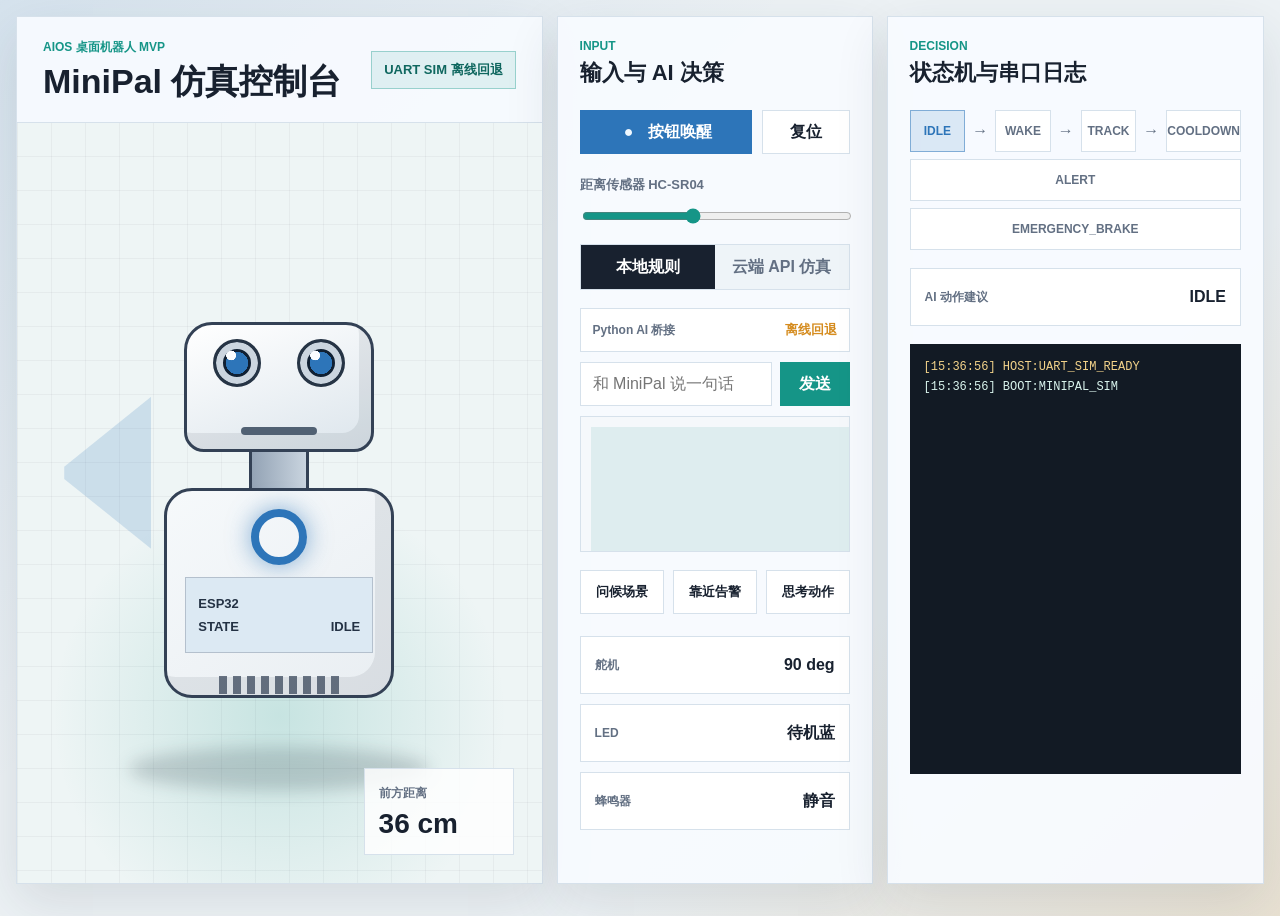
<file: index.html>
<!doctype html>
<html lang="zh-CN">
  <head>
    <meta charset="utf-8" />
    <meta name="viewport" content="width=device-width, initial-scale=1" />
    <meta http-equiv="refresh" content="0; url=./simulation/" />
    <title>MiniPal 仿真平台</title>
    <style>
      body {
        margin: 0;
        min-height: 100vh;
        display: grid;
        place-items: center;
        background: #edf2f5;
        color: #18212f;
        font-family: "Segoe UI", "Microsoft YaHei", sans-serif;
      }

      main {
        width: min(520px, calc(100vw - 32px));
        padding: 28px;
        border: 1px solid #d6e1eb;
        background: #f8fbff;
      }

      h1 {
        margin: 0 0 12px;
        font-size: 28px;
      }

      p {
        margin: 0 0 18px;
        color: #637083;
        line-height: 1.7;
      }

      a {
        display: inline-block;
        padding: 11px 14px;
        background: #2d75b9;
        color: white;
        font-weight: 800;
        text-decoration: none;
      }
    </style>
  </head>
  <body>
    <main>
      <h1>MiniPal 仿真平台</h1>
      <p>正在跳转到可交互仿真控制台。如果浏览器没有自动跳转，请点击下面的入口。</p>
      <a href="./simulation/">打开仿真控制台</a>
    </main>
    <script>
      window.location.replace("./simulation/");
    </script>
  </body>
</html>
</file>
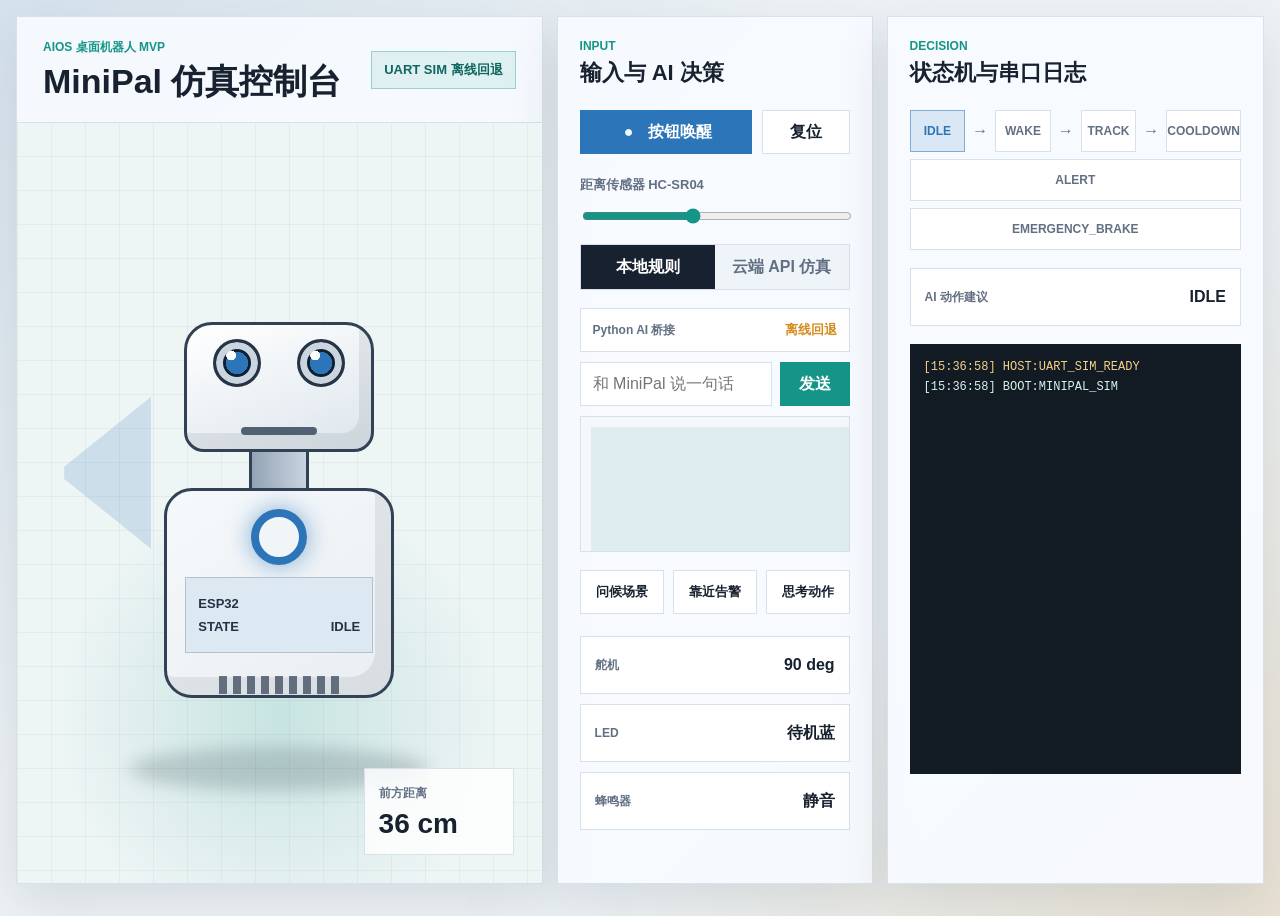
<file: simulation/index.html>
<!doctype html>
<html lang="zh-CN">
  <head>
    <meta charset="utf-8" />
    <meta name="viewport" content="width=device-width, initial-scale=1" />
    <title>MiniPal 仿真控制台</title>
    <link rel="stylesheet" href="./styles.css" />
  </head>
  <body>
    <main class="app-shell">
      <section class="stage-panel" aria-label="MiniPal robot simulator">
        <div class="topbar">
          <div>
            <p class="eyebrow">AIOS 桌面机器人 MVP</p>
            <h1>MiniPal 仿真控制台</h1>
          </div>
          <div class="status-pill" id="connectionStatus">UART SIM 已连接</div>
        </div>

        <div class="robot-stage">
          <div class="distance-beam" id="distanceBeam"></div>
          <div class="robot-shadow"></div>
          <div class="robot" id="robot">
            <div class="head" id="robotHead">
              <div class="sensor-row">
                <div class="sensor-eye"></div>
                <div class="sensor-eye"></div>
              </div>
              <div class="face-slot"></div>
            </div>
            <div class="neck"></div>
            <div class="body">
              <div class="led-ring" id="ledRing"></div>
              <div class="board-window">
                <span>ESP32</span>
                <span>STATE <strong id="stateReadout">IDLE</strong></span>
              </div>
              <div class="speaker-slot" id="speakerSlot"></div>
            </div>
          </div>
          <div class="distance-card">
            <span>前方距离</span>
            <strong id="distanceValue">36 cm</strong>
          </div>
        </div>
      </section>

      <section class="control-panel" aria-label="Controls">
        <div class="section-title">
          <p class="eyebrow">Input</p>
          <h2>输入与 AI 决策</h2>
        </div>

        <div class="control-row">
          <button class="primary-action" id="wakeButton" type="button">
            <span class="button-icon">●</span>
            按钮唤醒
          </button>
          <button class="ghost-action" id="resetButton" type="button">复位</button>
        </div>

        <label class="slider-block" for="distanceSlider">
          <span>距离传感器 HC-SR04</span>
          <input id="distanceSlider" type="range" min="6" max="80" value="36" />
        </label>

        <div class="mode-group" role="group" aria-label="AI mode">
          <button class="mode-button is-active" id="localMode" type="button">本地规则</button>
          <button class="mode-button" id="cloudMode" type="button">云端 API 仿真</button>
        </div>

        <div class="bridge-block">
          <div class="bridge-status">
            <span>Python AI 桥接</span>
            <strong id="bridgeStatus">检测中</strong>
          </div>
          <form class="chat-form" id="chatForm">
            <input id="chatInput" type="text" placeholder="和 MiniPal 说一句话" autocomplete="off" />
            <button type="submit">发送</button>
          </form>
          <div class="chat-window" id="chatWindow" aria-live="polite"></div>
        </div>

        <div class="scenario-grid">
          <button id="normalScenario" type="button">问候场景</button>
          <button id="alertScenario" type="button">靠近告警</button>
          <button id="thinkingScenario" type="button">思考动作</button>
        </div>

        <div class="output-summary">
          <div>
            <span>舵机</span>
            <strong id="servoReadout">90 deg</strong>
          </div>
          <div>
            <span>LED</span>
            <strong id="ledReadout">待机蓝</strong>
          </div>
          <div>
            <span>蜂鸣器</span>
            <strong id="buzzerReadout">静音</strong>
          </div>
        </div>
      </section>

      <section class="logic-panel" aria-label="State machine and logs">
        <div class="section-title">
          <p class="eyebrow">Decision</p>
          <h2>状态机与串口日志</h2>
        </div>

        <div class="state-map" id="stateMap">
          <div class="state-node is-active" data-state="IDLE">IDLE</div>
          <div class="state-arrow">→</div>
          <div class="state-node" data-state="WAKE">WAKE</div>
          <div class="state-arrow">→</div>
          <div class="state-node" data-state="TRACK">TRACK</div>
          <div class="state-arrow">→</div>
          <div class="state-node" data-state="COOLDOWN">COOLDOWN</div>
          <div class="state-node alert-node" data-state="ALERT">ALERT</div>
          <div class="state-node brake-node" data-state="EMERGENCY_BRAKE">EMERGENCY_BRAKE</div>
        </div>

        <div class="ai-decision">
          <span>AI 动作建议</span>
          <strong id="actionReadout">IDLE</strong>
        </div>

        <div class="log-window" id="logWindow" aria-live="polite"></div>
      </section>
    </main>

    <script src="./app.js"></script>
  </body>
</html>
</file>
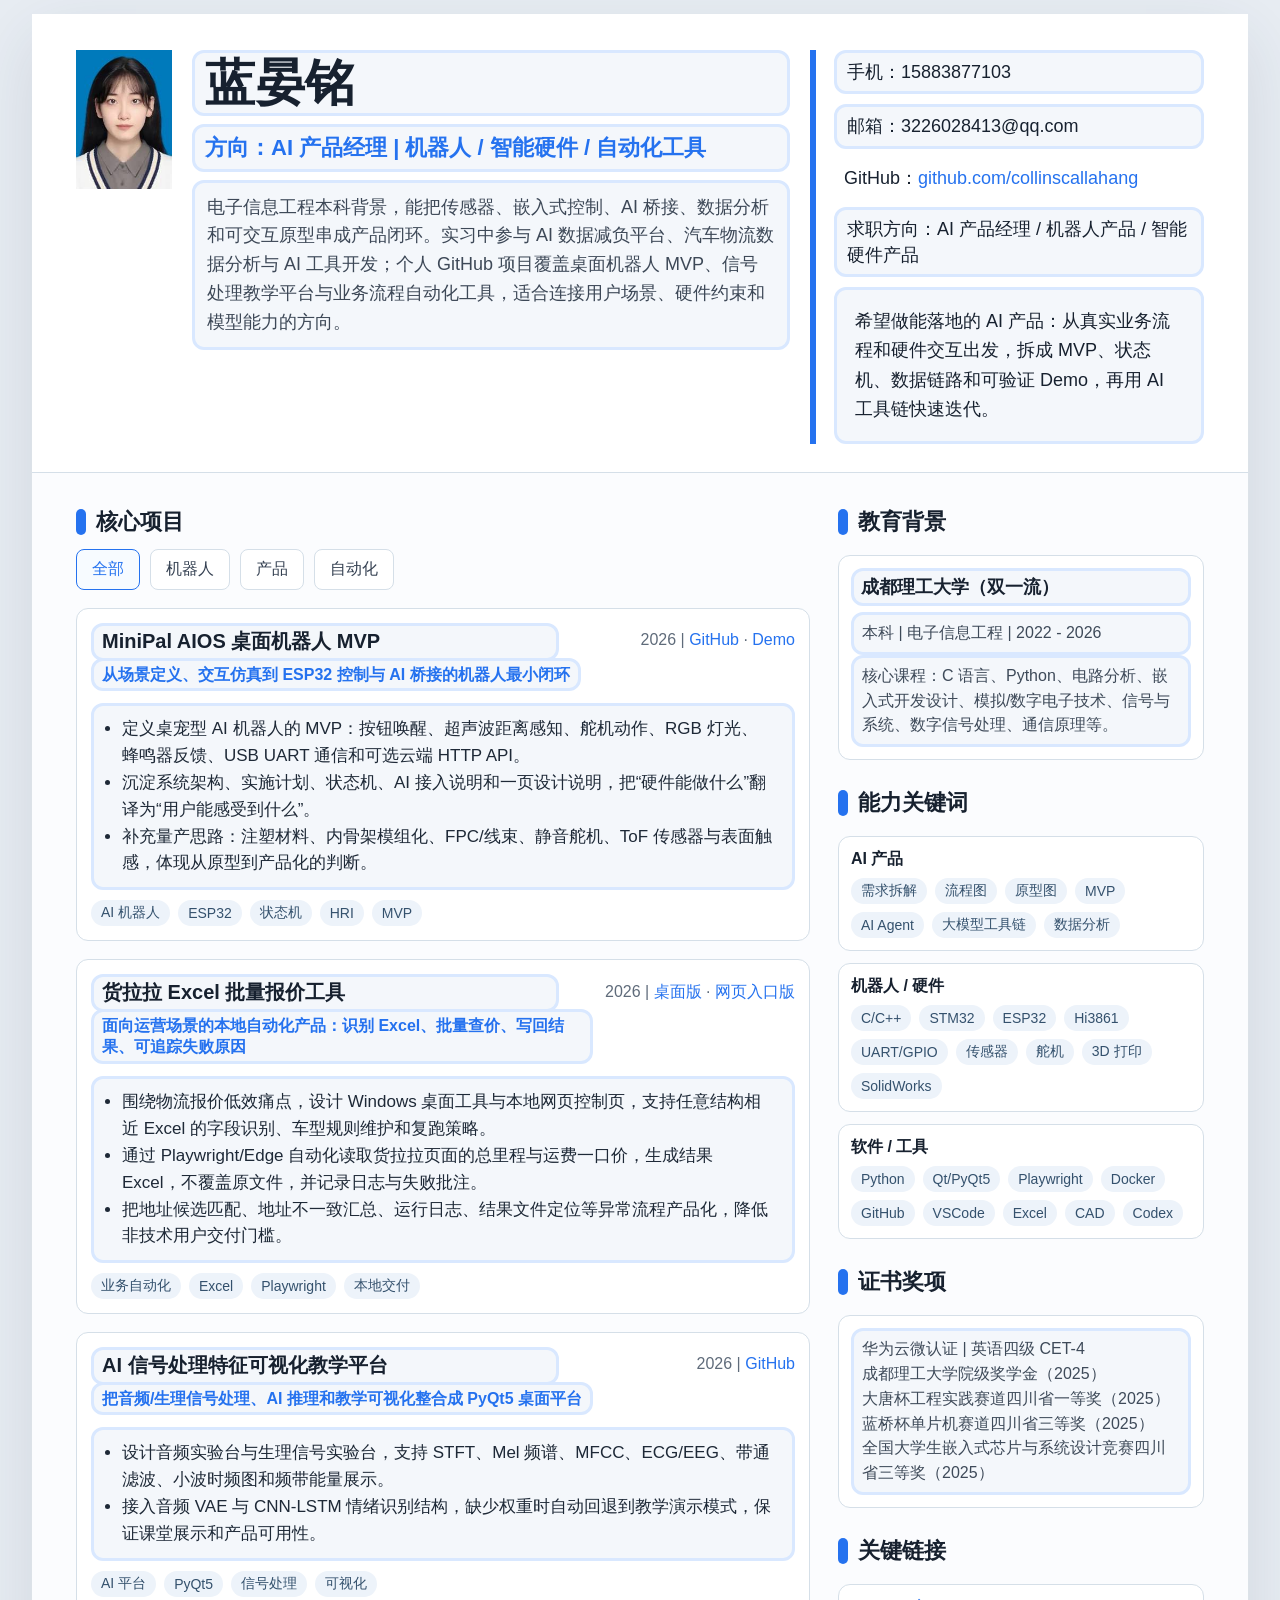
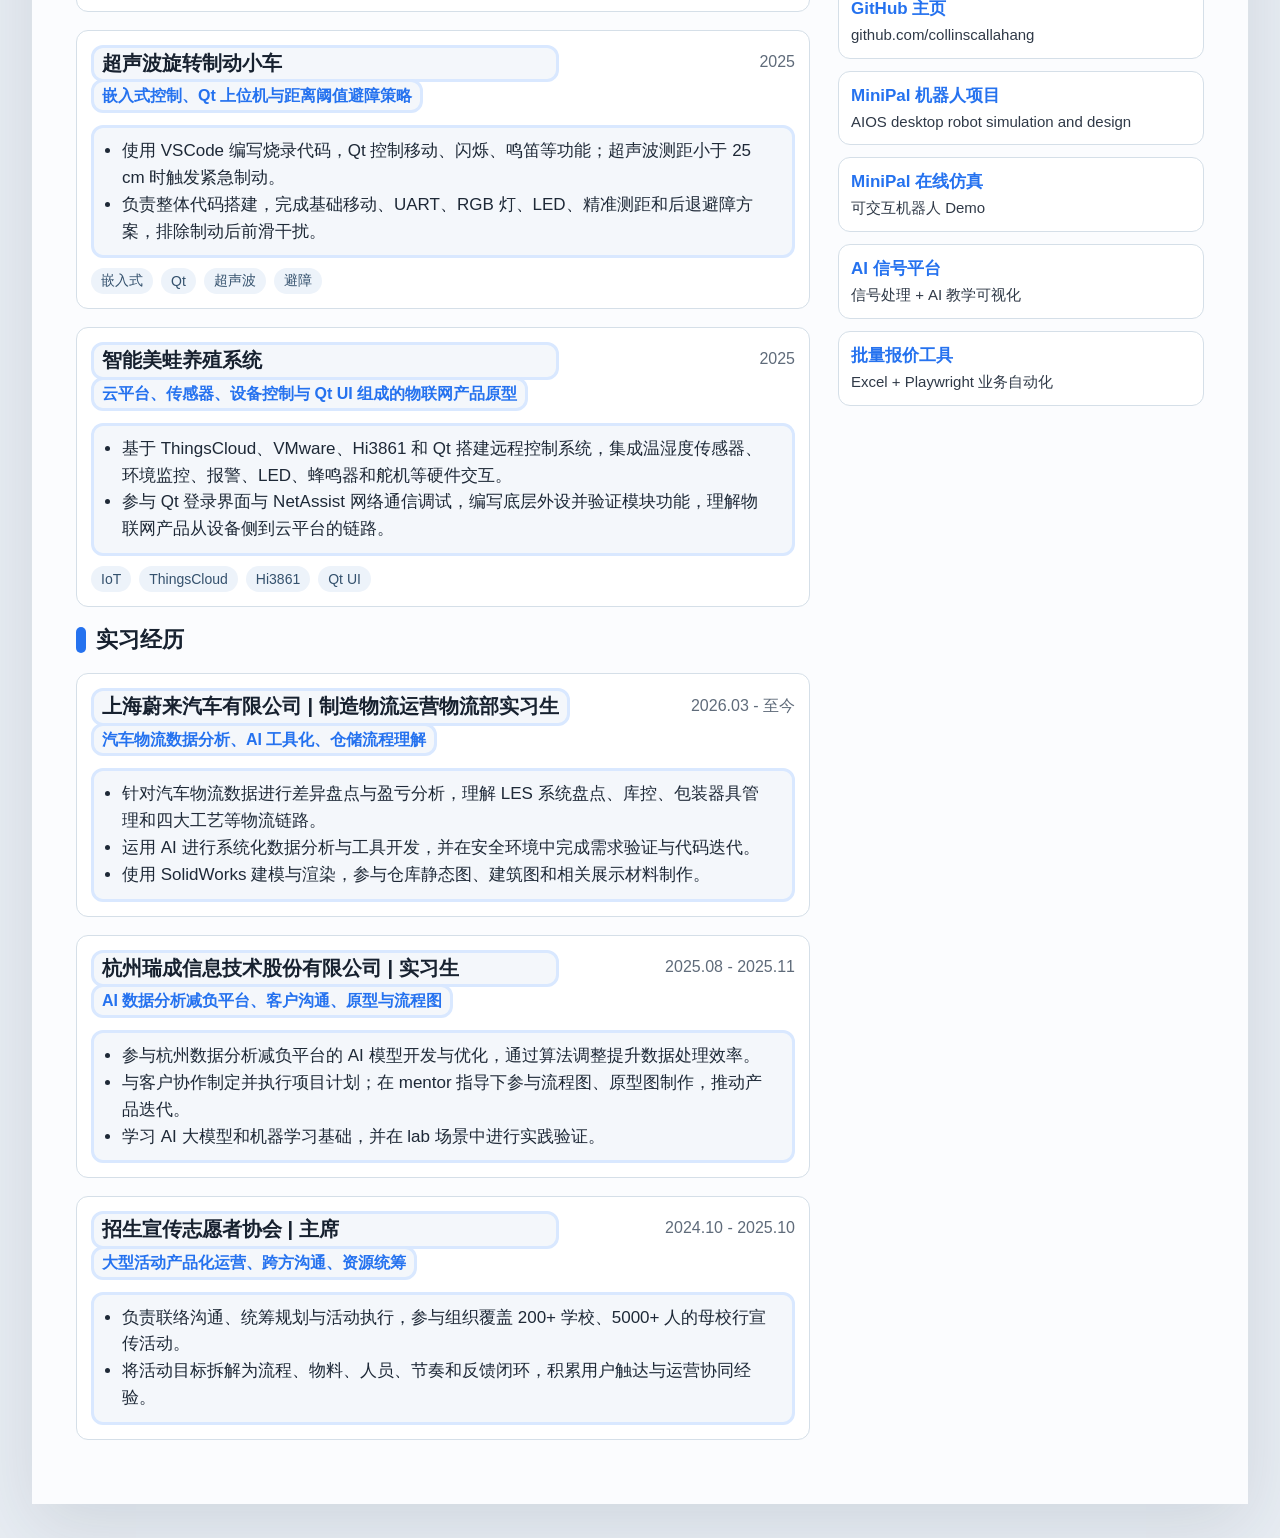
<file: resume/ai-product-manager-lanyanming.html>
<!doctype html>
<html lang="zh-CN">
<head>
<meta charset="utf-8">
<meta name="viewport" content="width=device-width,initial-scale=1">
<title>蓝晏铭 - AI产品经理简历</title>
<style>
:root{--bg:#e8edf3;--ink:#17212f;--muted:#5f6b7a;--blue:#2572ef;--soft:#d9e8ff;--box:#f4f7fb;--line:#d5dfe8}*{box-sizing:border-box}body{margin:0;background:var(--bg);color:var(--ink);font-family:Microsoft YaHei,PingFang SC,Segoe UI,Arial,sans-serif;letter-spacing:0}a{color:var(--blue);text-decoration:none}a:hover{text-decoration:underline;text-underline-offset:3px}.wrap{width:min(1290px,calc(100% - 64px));margin:14px auto 34px;background:#fbfcfe;box-shadow:0 22px 68px rgba(31,48,72,.12)}.hero{display:grid;grid-template-columns:96px minmax(0,1fr) 394px;gap:20px;padding:36px 44px 28px;border-bottom:1px solid var(--line);background:#fff}.photo{width:96px;height:auto;display:block}.box{border:3px solid var(--soft);border-radius:12px;background:var(--box)}h1{margin:0 0 8px;padding:5px 10px;font-size:50px;line-height:1;font-weight:900}.direction{margin:0 0 8px;padding:6px 10px;color:var(--blue);font-size:22px;font-weight:800;line-height:1.35}.intro{margin:0;padding:10px 12px;color:#3d4857;font-size:18px;line-height:1.6}.right{display:grid;gap:10px;padding-left:18px;border-left:6px solid var(--blue)}.right p{margin:0;padding:6px 10px;font-size:18px;line-height:1.46}.value{padding:17px 18px!important;line-height:1.62!important}.body{display:grid;grid-template-columns:minmax(0,1fr) 366px;gap:28px;padding:34px 44px 46px}.title{display:flex;align-items:center;gap:10px;margin:0 0 18px;font-size:22px;font-weight:900}.title:before{content:"";width:10px;height:26px;border-radius:8px;background:var(--blue)}.tabs{display:flex;gap:10px;margin:-6px 0 18px}.tabs button{border:1px solid var(--line);border-radius:8px;background:#fff;padding:9px 15px;color:#354152;font:inherit;font-size:16px;cursor:pointer}.tabs button.active,.tabs button:hover{color:var(--blue);border-color:var(--blue);background:#f7fbff}.card,.side-card,.link-card{border:1px solid var(--line);border-radius:12px;background:#fff}.card{padding:14px;margin-bottom:18px}.card.hidden{display:none}.head{display:grid;grid-template-columns:minmax(0,1fr) auto;gap:12px;margin-bottom:12px}.head h3{width:fit-content;max-width:100%;min-width:min(468px,100%);margin:0;padding:3px 8px;font-size:20px;font-weight:900;line-height:1.28}.sub{width:fit-content;max-width:100%;margin:-3px 0 0;padding:3px 8px;color:var(--blue);font-size:16px;font-weight:800;line-height:1.35}.meta{margin:8px 0 0;color:var(--muted);font-size:16px;white-space:nowrap}.bullets{margin:0;padding:10px 18px 10px 28px;color:#1e2937;font-size:17px;line-height:1.58}.chips{display:flex;flex-wrap:wrap;gap:8px;margin-top:10px}.chips span{display:inline-flex;align-items:center;min-height:26px;padding:3px 10px;border-radius:999px;color:#34516d;background:#edf3fa;font-size:14px}.side section+section{margin-top:28px}.side-card{padding:12px}.side-card h3{margin:0 0 6px;padding:4px 7px;font-size:18px;font-weight:900}.side-card p{margin:0;padding:6px 8px;color:#3e4a59;font-size:16px;line-height:1.55}.skill{margin-bottom:12px}.skill h3{margin:0 0 8px;padding:0;font-size:16px}.skill .chips{margin:0}.link-card{display:block;padding:12px;margin-bottom:12px}.link-card strong{display:block;color:var(--blue);font-size:17px}.link-card span{display:block;margin-top:4px;color:#2f3947;font-size:15px;line-height:1.45}@media(max-width:1000px){.wrap{width:calc(100% - 24px);margin:12px auto 24px}.hero,.body{grid-template-columns:1fr}.right{border-left-width:4px}.head{grid-template-columns:1fr}h1{font-size:46px}.direction,.title{font-size:23px}.intro,.right p,.bullets{font-size:18px}.head h3{min-width:0;font-size:22px}.sub,.meta{font-size:18px;white-space:normal}.tabs{flex-wrap:wrap}}@media print{body{background:#fff}.wrap{width:100%;margin:0;box-shadow:none}.body,.hero{padding:24px}.card,.side-card,.link-card{break-inside:avoid}}
</style>
</head>
<body>
<main class="wrap">
<header class="hero">
<img class="photo" src="[data-uri]" alt="蓝晏铭证件照">
<section><h1 class="box">蓝晏铭</h1><p class="direction box">方向：AI 产品经理 | 机器人 / 智能硬件 / 自动化工具</p><p class="intro box">电子信息工程本科背景，能把传感器、嵌入式控制、AI 桥接、数据分析和可交互原型串成产品闭环。实习中参与 AI 数据减负平台、汽车物流数据分析与 AI 工具开发；个人 GitHub 项目覆盖桌面机器人 MVP、信号处理教学平台与业务流程自动化工具，适合连接用户场景、硬件约束和模型能力的方向。</p></section>
<aside class="right"><p class="box">手机：15883877103</p><p class="box">邮箱：3226028413@qq.com</p><p>GitHub：<a href="https://github.com/collinscallahang" target="_blank" rel="noreferrer">github.com/collinscallahang</a></p><p class="box">求职方向：AI 产品经理 / 机器人产品 / 智能硬件产品</p><p class="box value">希望做能落地的 AI 产品：从真实业务流程和硬件交互出发，拆成 MVP、状态机、数据链路和可验证 Demo，再用 AI 工具链快速迭代。</p></aside>
</header>
<div class="body">
<section>
<h2 class="title">核心项目</h2>
<div class="tabs" aria-label="项目筛选"><button class="active" type="button" data-filter="all" aria-pressed="true">全部</button><button type="button" data-filter="robot" aria-pressed="false">机器人</button><button type="button" data-filter="product" aria-pressed="false">产品</button><button type="button" data-filter="automation" aria-pressed="false">自动化</button></div>
<article class="card" data-tags="robot product"><div class="head"><div><h3 class="box">MiniPal AIOS 桌面机器人 MVP</h3><p class="sub box">从场景定义、交互仿真到 ESP32 控制与 AI 桥接的机器人最小闭环</p></div><p class="meta">2026 | <a href="https://github.com/collinscallahang/minipal-aios-robot" target="_blank" rel="noreferrer">GitHub</a> · <a href="https://raw.githack.com/collinscallahang/minipal-aios-robot/codex-ai-bridge-access/simulation/index.html" target="_blank" rel="noreferrer">Demo</a></p></div><ul class="box bullets"><li>定义桌宠型 AI 机器人的 MVP：按钮唤醒、超声波距离感知、舵机动作、RGB 灯光、蜂鸣器反馈、USB UART 通信和可选云端 HTTP API。</li><li>沉淀系统架构、实施计划、状态机、AI 接入说明和一页设计说明，把“硬件能做什么”翻译为“用户能感受到什么”。</li><li>补充量产思路：注塑材料、内骨架模组化、FPC/线束、静音舵机、ToF 传感器与表面触感，体现从原型到产品化的判断。</li></ul><div class="chips"><span>AI 机器人</span><span>ESP32</span><span>状态机</span><span>HRI</span><span>MVP</span></div></article>
<article class="card" data-tags="automation product"><div class="head"><div><h3 class="box">货拉拉 Excel 批量报价工具</h3><p class="sub box">面向运营场景的本地自动化产品：识别 Excel、批量查价、写回结果、可追踪失败原因</p></div><p class="meta">2026 | <a href="https://github.com/collinscallahang/auto_input2.0" target="_blank" rel="noreferrer">桌面版</a> · <a href="https://github.com/collinscallahang/huolala-price-quote-tool" target="_blank" rel="noreferrer">网页入口版</a></p></div><ul class="box bullets"><li>围绕物流报价低效痛点，设计 Windows 桌面工具与本地网页控制页，支持任意结构相近 Excel 的字段识别、车型规则维护和复跑策略。</li><li>通过 Playwright/Edge 自动化读取货拉拉页面的总里程与运费一口价，生成结果 Excel，不覆盖原文件，并记录日志与失败批注。</li><li>把地址候选匹配、地址不一致汇总、运行日志、结果文件定位等异常流程产品化，降低非技术用户交付门槛。</li></ul><div class="chips"><span>业务自动化</span><span>Excel</span><span>Playwright</span><span>本地交付</span></div></article>
<article class="card" data-tags="product"><div class="head"><div><h3 class="box">AI 信号处理特征可视化教学平台</h3><p class="sub box">把音频/生理信号处理、AI 推理和教学可视化整合成 PyQt5 桌面平台</p></div><p class="meta">2026 | <a href="https://github.com/collinscallahang/ai-signal-learning-platform" target="_blank" rel="noreferrer">GitHub</a></p></div><ul class="box bullets"><li>设计音频实验台与生理信号实验台，支持 STFT、Mel 频谱、MFCC、ECG/EEG、带通滤波、小波时频图和频带能量展示。</li><li>接入音频 VAE 与 CNN-LSTM 情绪识别结构，缺少权重时自动回退到教学演示模式，保证课堂展示和产品可用性。</li></ul><div class="chips"><span>AI 平台</span><span>PyQt5</span><span>信号处理</span><span>可视化</span></div></article>
<article class="card" data-tags="robot"><div class="head"><div><h3 class="box">超声波旋转制动小车</h3><p class="sub box">嵌入式控制、Qt 上位机与距离阈值避障策略</p></div><p class="meta">2025</p></div><ul class="box bullets"><li>使用 VSCode 编写烧录代码，Qt 控制移动、闪烁、鸣笛等功能；超声波测距小于 25 cm 时触发紧急制动。</li><li>负责整体代码搭建，完成基础移动、UART、RGB 灯、LED、精准测距和后退避障方案，排除制动后前滑干扰。</li></ul><div class="chips"><span>嵌入式</span><span>Qt</span><span>超声波</span><span>避障</span></div></article>
<article class="card" data-tags="robot product"><div class="head"><div><h3 class="box">智能美蛙养殖系统</h3><p class="sub box">云平台、传感器、设备控制与 Qt UI 组成的物联网产品原型</p></div><p class="meta">2025</p></div><ul class="box bullets"><li>基于 ThingsCloud、VMware、Hi3861 和 Qt 搭建远程控制系统，集成温湿度传感器、环境监控、报警、LED、蜂鸣器和舵机等硬件交互。</li><li>参与 Qt 登录界面与 NetAssist 网络通信调试，编写底层外设并验证模块功能，理解物联网产品从设备侧到云平台的链路。</li></ul><div class="chips"><span>IoT</span><span>ThingsCloud</span><span>Hi3861</span><span>Qt UI</span></div></article>
<h2 class="title">实习经历</h2>
<article class="card"><div class="head"><div><h3 class="box">上海蔚来汽车有限公司 | 制造物流运营物流部实习生</h3><p class="sub box">汽车物流数据分析、AI 工具化、仓储流程理解</p></div><p class="meta">2026.03 - 至今</p></div><ul class="box bullets"><li>针对汽车物流数据进行差异盘点与盈亏分析，理解 LES 系统盘点、库控、包装器具管理和四大工艺等物流链路。</li><li>运用 AI 进行系统化数据分析与工具开发，并在安全环境中完成需求验证与代码迭代。</li><li>使用 SolidWorks 建模与渲染，参与仓库静态图、建筑图和相关展示材料制作。</li></ul></article>
<article class="card"><div class="head"><div><h3 class="box">杭州瑞成信息技术股份有限公司 | 实习生</h3><p class="sub box">AI 数据分析减负平台、客户沟通、原型与流程图</p></div><p class="meta">2025.08 - 2025.11</p></div><ul class="box bullets"><li>参与杭州数据分析减负平台的 AI 模型开发与优化，通过算法调整提升数据处理效率。</li><li>与客户协作制定并执行项目计划；在 mentor 指导下参与流程图、原型图制作，推动产品迭代。</li><li>学习 AI 大模型和机器学习基础，并在 lab 场景中进行实践验证。</li></ul></article>
<article class="card"><div class="head"><div><h3 class="box">招生宣传志愿者协会 | 主席</h3><p class="sub box">大型活动产品化运营、跨方沟通、资源统筹</p></div><p class="meta">2024.10 - 2025.10</p></div><ul class="box bullets"><li>负责联络沟通、统筹规划与活动执行，参与组织覆盖 200+ 学校、5000+ 人的母校行宣传活动。</li><li>将活动目标拆解为流程、物料、人员、节奏和反馈闭环，积累用户触达与运营协同经验。</li></ul></article>
</section>
<aside class="side">
<section><h2 class="title">教育背景</h2><div class="side-card"><h3 class="box">成都理工大学（双一流）</h3><p class="box">本科 | 电子信息工程 | 2022 - 2026</p><p class="box">核心课程：C 语言、Python、电路分析、嵌入式开发设计、模拟/数字电子技术、信号与系统、数字信号处理、通信原理等。</p></div></section>
<section><h2 class="title">能力关键词</h2><div class="side-card skill"><h3>AI 产品</h3><div class="chips"><span>需求拆解</span><span>流程图</span><span>原型图</span><span>MVP</span><span>AI Agent</span><span>大模型工具链</span><span>数据分析</span></div></div><div class="side-card skill"><h3>机器人 / 硬件</h3><div class="chips"><span>C/C++</span><span>STM32</span><span>ESP32</span><span>Hi3861</span><span>UART/GPIO</span><span>传感器</span><span>舵机</span><span>3D 打印</span><span>SolidWorks</span></div></div><div class="side-card skill"><h3>软件 / 工具</h3><div class="chips"><span>Python</span><span>Qt/PyQt5</span><span>Playwright</span><span>Docker</span><span>GitHub</span><span>VSCode</span><span>Excel</span><span>CAD</span><span>Codex</span></div></div></section>
<section><h2 class="title">证书奖项</h2><div class="side-card"><p class="box">华为云微认证 | 英语四级 CET-4<br>成都理工大学院级奖学金（2025）<br>大唐杯工程实践赛道四川省一等奖（2025）<br>蓝桥杯单片机赛道四川省三等奖（2025）<br>全国大学生嵌入式芯片与系统设计竞赛四川省三等奖（2025）</p></div></section>
<section><h2 class="title">关键链接</h2><a class="link-card" href="https://github.com/collinscallahang" target="_blank" rel="noreferrer"><strong>GitHub 主页</strong><span>github.com/collinscallahang</span></a><a class="link-card" href="https://github.com/collinscallahang/minipal-aios-robot" target="_blank" rel="noreferrer"><strong>MiniPal 机器人项目</strong><span>AIOS desktop robot simulation and design</span></a><a class="link-card" href="https://raw.githack.com/collinscallahang/minipal-aios-robot/codex-ai-bridge-access/simulation/index.html" target="_blank" rel="noreferrer"><strong>MiniPal 在线仿真</strong><span>可交互机器人 Demo</span></a><a class="link-card" href="https://github.com/collinscallahang/ai-signal-learning-platform" target="_blank" rel="noreferrer"><strong>AI 信号平台</strong><span>信号处理 + AI 教学可视化</span></a><a class="link-card" href="https://github.com/collinscallahang/auto_input2.0" target="_blank" rel="noreferrer"><strong>批量报价工具</strong><span>Excel + Playwright 业务自动化</span></a></section>
</aside>
</div>
</main>
<script>
const tabs=document.querySelector(".tabs");
const buttons=[...document.querySelectorAll(".tabs button[data-filter]")];
const cards=[...document.querySelectorAll(".card[data-tags]")];
function applyFilter(filter){buttons.forEach(button=>{const active=button.dataset.filter===filter;button.classList.toggle("active",active);button.setAttribute("aria-pressed",String(active));});cards.forEach(card=>{const tags=(card.dataset.tags||"").split(/\s+/);card.classList.toggle("hidden",filter!=="all"&&!tags.includes(filter));});}
tabs.addEventListener("click",event=>{const button=event.target.closest("button[data-filter]");if(!button)return;applyFilter(button.dataset.filter);});
applyFilter("all");
</script>
</body>
</html>
</file>
<file: simulation/styles.css>
:root {
  --ink: #18212f;
  --muted: #637083;
  --panel: #f8fbff;
  --line: #d6e1eb;
  --blue: #2d75b9;
  --teal: #159587;
  --green: #36a269;
  --amber: #d58c1f;
  --red: #c94c3f;
  --body: #e9eef2;
  --body-dark: #aab7c3;
  --stage: #eef5f5;
  --shadow: rgba(27, 40, 54, 0.18);
}

* {
  box-sizing: border-box;
}

body {
  margin: 0;
  min-height: 100vh;
  color: var(--ink);
  background:
    linear-gradient(135deg, rgba(45, 117, 185, 0.12), transparent 36%),
    linear-gradient(315deg, rgba(213, 140, 31, 0.16), transparent 32%),
    #edf2f5;
  font-family: "Segoe UI", "Microsoft YaHei", sans-serif;
}

button,
input {
  font: inherit;
}

button {
  border: 0;
  cursor: pointer;
}

.app-shell {
  width: min(1400px, calc(100vw - 32px));
  min-height: calc(100vh - 32px);
  margin: 16px auto;
  display: grid;
  grid-template-columns: minmax(420px, 1.2fr) minmax(300px, 0.72fr) minmax(330px, 0.86fr);
  gap: 14px;
}

.stage-panel,
.control-panel,
.logic-panel {
  border: 1px solid var(--line);
  background: rgba(248, 251, 255, 0.92);
  box-shadow: 0 18px 50px rgba(34, 49, 66, 0.12);
}

.stage-panel {
  min-height: 720px;
  display: grid;
  grid-template-rows: auto 1fr;
}

.control-panel,
.logic-panel {
  padding: 22px;
}

.topbar {
  min-height: 92px;
  padding: 22px 26px;
  display: flex;
  align-items: center;
  justify-content: space-between;
  gap: 18px;
  border-bottom: 1px solid var(--line);
}

.eyebrow {
  margin: 0 0 7px;
  color: var(--teal);
  font-size: 12px;
  font-weight: 800;
  letter-spacing: 0;
  text-transform: uppercase;
}

h1,
h2 {
  margin: 0;
  letter-spacing: 0;
}

h1 {
  font-size: 34px;
  line-height: 1.1;
}

h2 {
  font-size: 22px;
  line-height: 1.2;
}

.status-pill {
  flex: 0 0 auto;
  padding: 9px 12px;
  border: 1px solid rgba(21, 149, 135, 0.35);
  background: rgba(21, 149, 135, 0.1);
  color: #0f675f;
  font-size: 13px;
  font-weight: 700;
}

.robot-stage {
  position: relative;
  overflow: hidden;
  min-height: 620px;
  display: grid;
  place-items: center;
  background:
    linear-gradient(90deg, rgba(24, 33, 47, 0.045) 1px, transparent 1px),
    linear-gradient(0deg, rgba(24, 33, 47, 0.045) 1px, transparent 1px),
    radial-gradient(circle at 50% 78%, rgba(21, 149, 135, 0.18), transparent 35%),
    var(--stage);
  background-size: 34px 34px, 34px 34px, auto, auto;
}

.distance-beam {
  position: absolute;
  left: 9%;
  top: 36%;
  width: 34%;
  height: 20%;
  clip-path: polygon(0 46%, 100% 0, 100% 100%, 0 54%);
  background: rgba(45, 117, 185, 0.18);
  transition: width 260ms ease, background 260ms ease;
}

.distance-beam.is-alert {
  background: rgba(201, 76, 63, 0.2);
}

.robot {
  position: relative;
  width: 260px;
  height: 390px;
  display: grid;
  justify-items: center;
  align-content: end;
  z-index: 2;
}

.head {
  width: 190px;
  height: 130px;
  border: 3px solid #334155;
  background: linear-gradient(160deg, #ffffff, #dce5ec);
  border-radius: 28px 28px 20px 20px;
  display: grid;
  place-items: center;
  transform-origin: 50% 100%;
  transition: transform 320ms cubic-bezier(0.2, 0.8, 0.2, 1);
  box-shadow: inset -12px -16px 0 rgba(24, 33, 47, 0.08);
}

.sensor-row {
  width: 132px;
  display: flex;
  justify-content: space-between;
}

.sensor-eye {
  width: 48px;
  height: 48px;
  border: 3px solid #263445;
  border-radius: 50%;
  background:
    radial-gradient(circle at 36% 32%, #fbfdff 0 12%, transparent 13%),
    radial-gradient(circle, #2d75b9 0 37%, #102033 38% 100%);
  box-shadow: inset 0 0 0 7px #cbd5df;
}

.face-slot {
  width: 76px;
  height: 8px;
  margin-top: 12px;
  border-radius: 999px;
  background: #516173;
}

.neck {
  width: 60px;
  height: 36px;
  background: linear-gradient(90deg, #93a3b5, #c9d4df);
  border-left: 3px solid #334155;
  border-right: 3px solid #334155;
}

.body {
  width: 230px;
  height: 210px;
  border: 3px solid #334155;
  border-radius: 28px;
  background: linear-gradient(145deg, #f6f9fb, var(--body));
  display: grid;
  grid-template-rows: 56px 1fr 40px;
  gap: 12px;
  padding: 18px;
  box-shadow: inset -16px -18px 0 rgba(24, 33, 47, 0.08);
}

.led-ring {
  width: 56px;
  height: 56px;
  place-self: center;
  border: 8px solid #2d75b9;
  border-radius: 50%;
  box-shadow: 0 0 22px rgba(45, 117, 185, 0.58);
  transition: border-color 180ms ease, box-shadow 180ms ease;
}

.board-window {
  min-height: 76px;
  padding: 12px;
  display: grid;
  gap: 8px;
  align-content: center;
  border: 1px solid rgba(51, 65, 85, 0.24);
  background: #dce9f3;
  color: #243244;
  font-size: 13px;
  font-weight: 700;
}

.board-window span {
  display: flex;
  justify-content: space-between;
}

.speaker-slot {
  width: 120px;
  height: 18px;
  place-self: center;
  background: repeating-linear-gradient(90deg, #334155 0 8px, transparent 8px 14px);
  opacity: 0.72;
}

.speaker-slot.is-beeping {
  opacity: 1;
  filter: drop-shadow(0 0 10px rgba(213, 140, 31, 0.75));
}

.robot-shadow {
  position: absolute;
  bottom: 92px;
  width: 300px;
  height: 44px;
  border-radius: 50%;
  background: var(--shadow);
  filter: blur(8px);
}

.distance-card {
  position: absolute;
  right: 28px;
  bottom: 28px;
  width: 150px;
  padding: 14px;
  border: 1px solid var(--line);
  background: rgba(255, 255, 255, 0.84);
}

.distance-card span,
.output-summary span,
.ai-decision span {
  color: var(--muted);
  font-size: 12px;
  font-weight: 700;
}

.distance-card strong {
  display: block;
  margin-top: 6px;
  font-size: 28px;
}

.section-title {
  margin-bottom: 24px;
}

.control-row {
  display: grid;
  grid-template-columns: 1fr 88px;
  gap: 10px;
}

.primary-action,
.ghost-action,
.scenario-grid button,
.mode-button {
  min-height: 44px;
  border: 1px solid transparent;
  font-weight: 800;
}

.primary-action {
  display: inline-flex;
  align-items: center;
  justify-content: center;
  gap: 10px;
  background: var(--blue);
  color: white;
}

.button-icon {
  display: inline-grid;
  place-items: center;
  width: 18px;
  height: 18px;
  color: #eff8ff;
}

.ghost-action {
  border-color: var(--line);
  background: white;
  color: var(--ink);
}

.slider-block {
  margin: 22px 0 18px;
  display: grid;
  gap: 12px;
  color: var(--muted);
  font-size: 13px;
  font-weight: 800;
}

input[type="range"] {
  width: 100%;
  accent-color: var(--teal);
}

.mode-group {
  display: grid;
  grid-template-columns: 1fr 1fr;
  border: 1px solid var(--line);
  background: #eef4f8;
}

.mode-button {
  background: transparent;
  color: var(--muted);
}

.mode-button.is-active {
  background: var(--ink);
  color: white;
}

.bridge-block {
  margin-top: 18px;
  display: grid;
  gap: 10px;
}

.bridge-status {
  min-height: 44px;
  padding: 10px 12px;
  display: flex;
  align-items: center;
  justify-content: space-between;
  gap: 12px;
  border: 1px solid var(--line);
  background: #fff;
}

.bridge-status span {
  color: var(--muted);
  font-size: 12px;
  font-weight: 800;
}

.bridge-status strong {
  color: var(--amber);
  font-size: 13px;
}

.bridge-status strong.is-online {
  color: var(--green);
}

.chat-form {
  display: grid;
  grid-template-columns: minmax(0, 1fr) 70px;
  gap: 8px;
}

.chat-form input {
  min-width: 0;
  min-height: 44px;
  padding: 0 12px;
  border: 1px solid var(--line);
  background: #fff;
  color: var(--ink);
  outline: none;
}

.chat-form input:focus {
  border-color: rgba(45, 117, 185, 0.66);
  box-shadow: 0 0 0 3px rgba(45, 117, 185, 0.12);
}

.chat-form button {
  min-height: 44px;
  background: var(--teal);
  color: white;
  font-weight: 900;
}

.chat-window {
  min-height: 104px;
  max-height: 136px;
  padding: 10px;
  display: grid;
  gap: 8px;
  align-content: start;
  overflow: auto;
  border: 1px solid var(--line);
  background: #f5f8fb;
}

.chat-line {
  padding: 8px 10px;
  background: white;
  color: var(--ink);
  font-size: 13px;
  line-height: 1.45;
}

.chat-line.user {
  background: rgba(45, 117, 185, 0.1);
}

.chat-line.robot {
  background: rgba(21, 149, 135, 0.1);
}

.scenario-grid {
  margin-top: 18px;
  display: grid;
  grid-template-columns: repeat(3, minmax(0, 1fr));
  gap: 9px;
}

.scenario-grid button {
  padding: 0 8px;
  border: 1px solid var(--line);
  background: #fff;
  color: var(--ink);
  font-size: 13px;
}

.output-summary {
  margin-top: 22px;
  display: grid;
  gap: 10px;
}

.output-summary div,
.ai-decision {
  min-height: 58px;
  padding: 12px 14px;
  display: flex;
  align-items: center;
  justify-content: space-between;
  border: 1px solid var(--line);
  background: #fff;
}

.output-summary strong,
.ai-decision strong {
  font-size: 16px;
}

.state-map {
  display: grid;
  grid-template-columns: 1fr auto 1fr auto 1fr auto 1fr;
  gap: 7px;
  align-items: center;
}

.state-node {
  min-height: 42px;
  display: grid;
  place-items: center;
  border: 1px solid var(--line);
  background: white;
  color: var(--muted);
  font-size: 12px;
  font-weight: 900;
}

.state-node.is-active {
  border-color: rgba(45, 117, 185, 0.52);
  background: rgba(45, 117, 185, 0.14);
  color: var(--blue);
}

.alert-node {
  grid-column: 1 / -1;
}

.alert-node.is-active,
.brake-node.is-active {
  border-color: rgba(201, 76, 63, 0.55);
  background: rgba(201, 76, 63, 0.12);
  color: var(--red);
}

.brake-node {
  grid-column: 1 / -1;
}

.state-arrow {
  color: var(--muted);
  font-weight: 900;
}

.ai-decision {
  margin: 18px 0;
}

.log-window {
  height: 430px;
  padding: 14px;
  overflow: auto;
  background: #121a24;
  color: #d9f4ed;
  font-family: "Cascadia Mono", "Consolas", monospace;
  font-size: 12px;
  line-height: 1.65;
}

.log-line {
  white-space: pre-wrap;
}

.log-line.host {
  color: #f3d38a;
}

.log-line.alert {
  color: #ffb0a8;
}

@media (max-width: 1120px) {
  .app-shell {
    grid-template-columns: 1fr 1fr;
  }

  .stage-panel {
    grid-column: 1 / -1;
  }
}

@media (max-width: 760px) {
  .app-shell {
    width: min(100vw - 18px, 620px);
    margin: 9px auto;
    grid-template-columns: 1fr;
  }

  .stage-panel {
    min-height: 590px;
  }

  .topbar {
    align-items: flex-start;
    flex-direction: column;
  }

  h1 {
    font-size: 28px;
  }

  .robot-stage {
    min-height: 490px;
  }

  .robot {
    transform: scale(0.82);
  }

  .distance-card {
    right: 14px;
    bottom: 14px;
  }

  .scenario-grid {
    grid-template-columns: 1fr;
  }

  .state-map {
    grid-template-columns: 1fr;
  }

  .state-arrow {
    display: none;
  }
}
</file>
